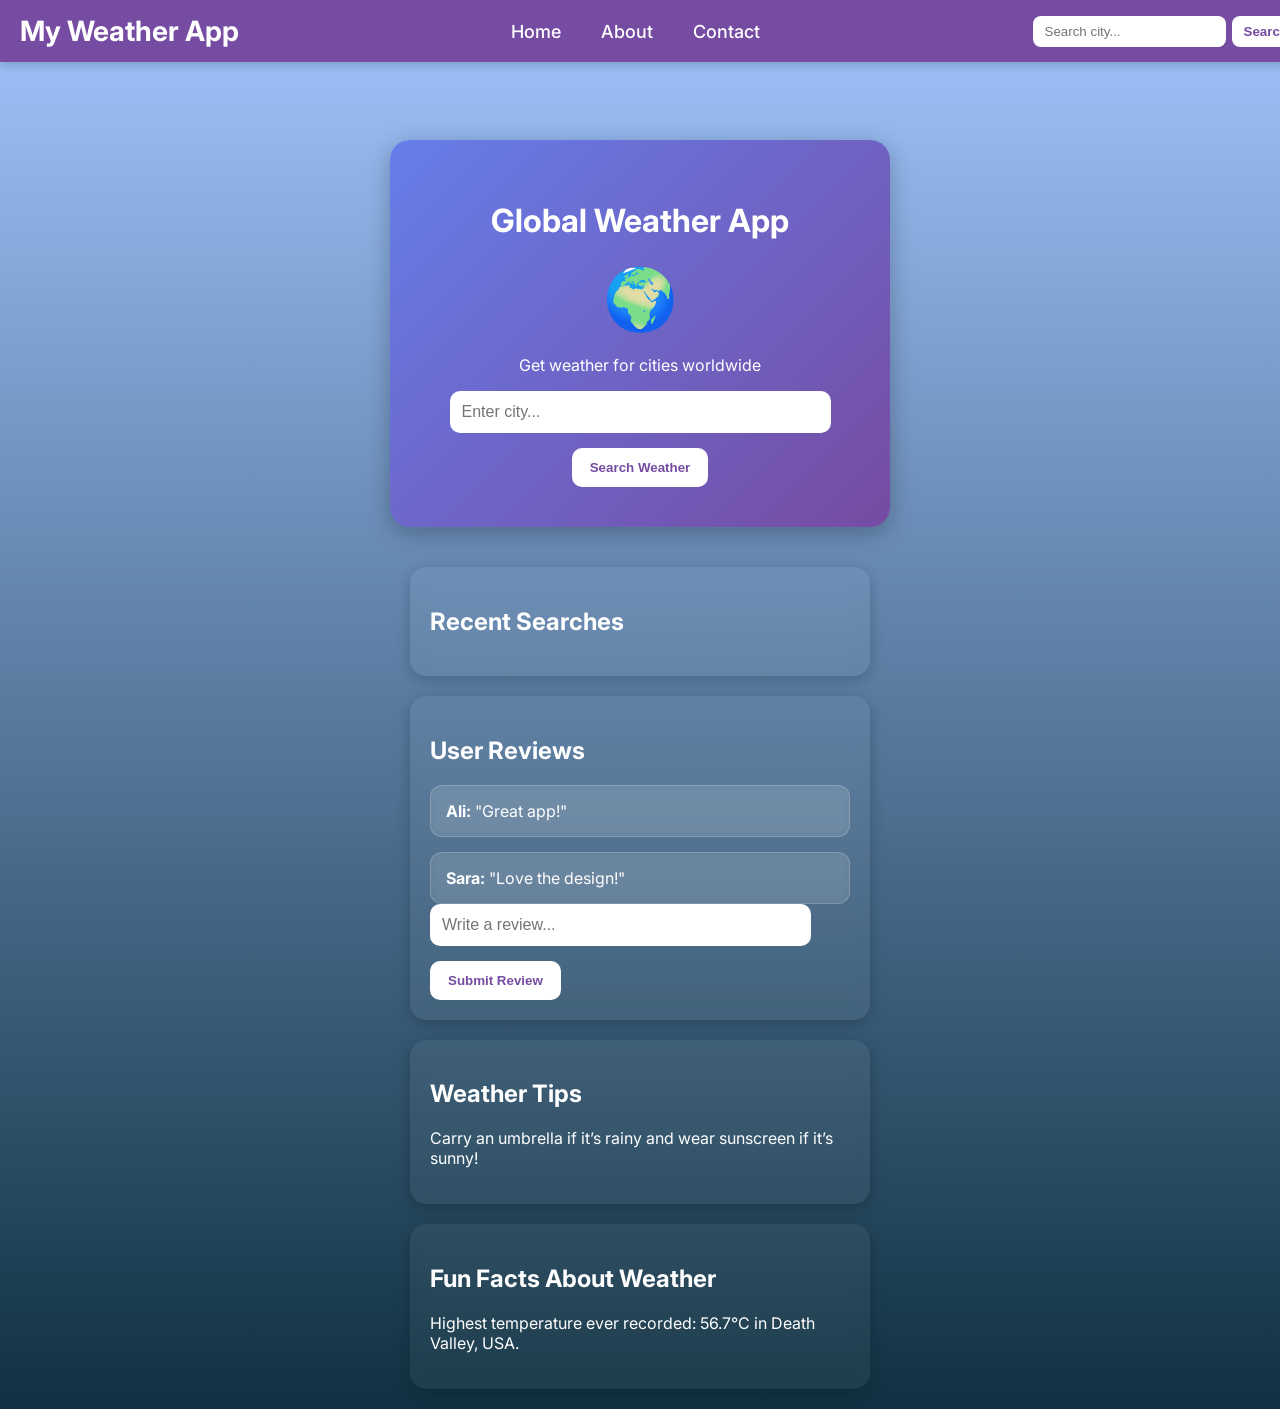
<file: index.html>
<!doctype html>
<html lang="en">
<head>
  <meta charset="utf-8">
  <meta name="viewport" content="width=device-width, initial-scale=1">
  <title>My Weather App</title>

  <link href="https://fonts.googleapis.com/css2?family=Inter:wght@300;400;500;600;700&display=swap" rel="stylesheet">
  <link rel="stylesheet" href="style.css">
</head>
<body>

<!-- Navigation Bar -->
<nav class="navbar">
  <div class="navbar-left">
    <h2 class="navbar-title">My Weather App</h2>
  </div>
  <ul class="nav-links">
    <li><a href="index.html">Home</a></li>
    <li><a href="about.html">About</a></li>
    <li><a href="contact.html">Contact</a></li>
  </ul>
  <div class="navbar-right">
    <input type="text" placeholder="Search city..." id="navSearchInput">
    <button id="navSearchBtn">Search</button>
  </div>
</nav>

<!-- Main Layout: Weather Card + Ad Card -->
<div class="page-wrapper">
  <div class="main-layout">

    <!-- Weather Card -->
    <div class="weather-card">

      <!-- Welcome / Search -->
      <div id="welcomeMessage">
        <h1>Global Weather App</h1>
        <div style="font-size: 60px; margin: 20px 0;">🌍</div>
        <p>Get weather for cities worldwide</p>
        <input type="text" id="cityInput" placeholder="Enter city..." class="search-input"><br>
        <button id="searchBtn">Search Weather</button>
      </div>

      <!-- Loading -->
      <div id="loadingState" style="display: none;">
        <h1>Global Weather App</h1>
        <div class="loading" style="font-size: 40px; margin: 20px 0;">⏳</div>
        <p>Getting weather data...</p>
      </div>

      <!-- Error -->
      <div id="errorState" style="display: none;">
        <h1>City not found</h1>
        <input type="text" id="cityInputError" placeholder="Try another city..." class="search-input"><br>
        <button id="searchBtnError">Search Again</button>
      </div>

      <!-- Weather Data -->
      <div id="weatherData" style="display: none;">
        <h1 id="cityName"></h1>
        <div id="weatherIcon" class="weather-icon"></div>
        <div id="temperature"></div>
        <div id="description"></div>
        <div class="weather-detail"><strong>Wind Speed:</strong> <span id="windSpeed"></span></div>
        <div class="weather-detail"><strong>Humidity:</strong> <span id="humidity"></span></div>
        <div class="weather-detail"><strong>Feels Like:</strong> <span id="feelsLike"></span></div>
        <div class="weather-detail"><strong>Pressure:</strong> <span id="pressure"></span></div>

        <!-- Celsius / Fahrenheit Toggle -->
        <div style="margin: 15px 0;">
          <button id="unitToggleBtn">Show in °F</button>
        </div>

        <input type="text" id="cityInputNew" placeholder="Search another city..." class="search-input"><br>
        <button id="searchBtnNew">New Search</button>
      </div>
    </div>
<!-- Recent Searches Section -->
<div class="section">
  <h2>Recent Searches</h2>
  <div class="recent-searches" id="recentSearchesContainer"></div>
</div>

<!-- Reviews Section -->
<div class="section">
  <h2>User Reviews</h2>
  <div id="reviewSection">
    <div class="weather-detail"><strong>Ali:</strong> "Great app!"</div>
    <div class="weather-detail"><strong>Sara:</strong> "Love the design!"</div>
  </div>
  <input type="text" id="reviewInput" placeholder="Write a review..." class="search-input"><br>
  <button id="addReviewBtn">Submit Review</button>
</div>

<!-- Extra Info Section -->
<div class="section">
  <h2>Weather Tips</h2>
  <p>Carry an umbrella if it’s rainy and wear sunscreen if it’s sunny!</p>
</div>

<div class="section">
  <h2>Fun Facts About Weather</h2>
  <p>Highest temperature ever recorded: 56.7°C in Death Valley, USA.</p>
</div>

<script src="script.js"></script>
</body>
</html>
</file>
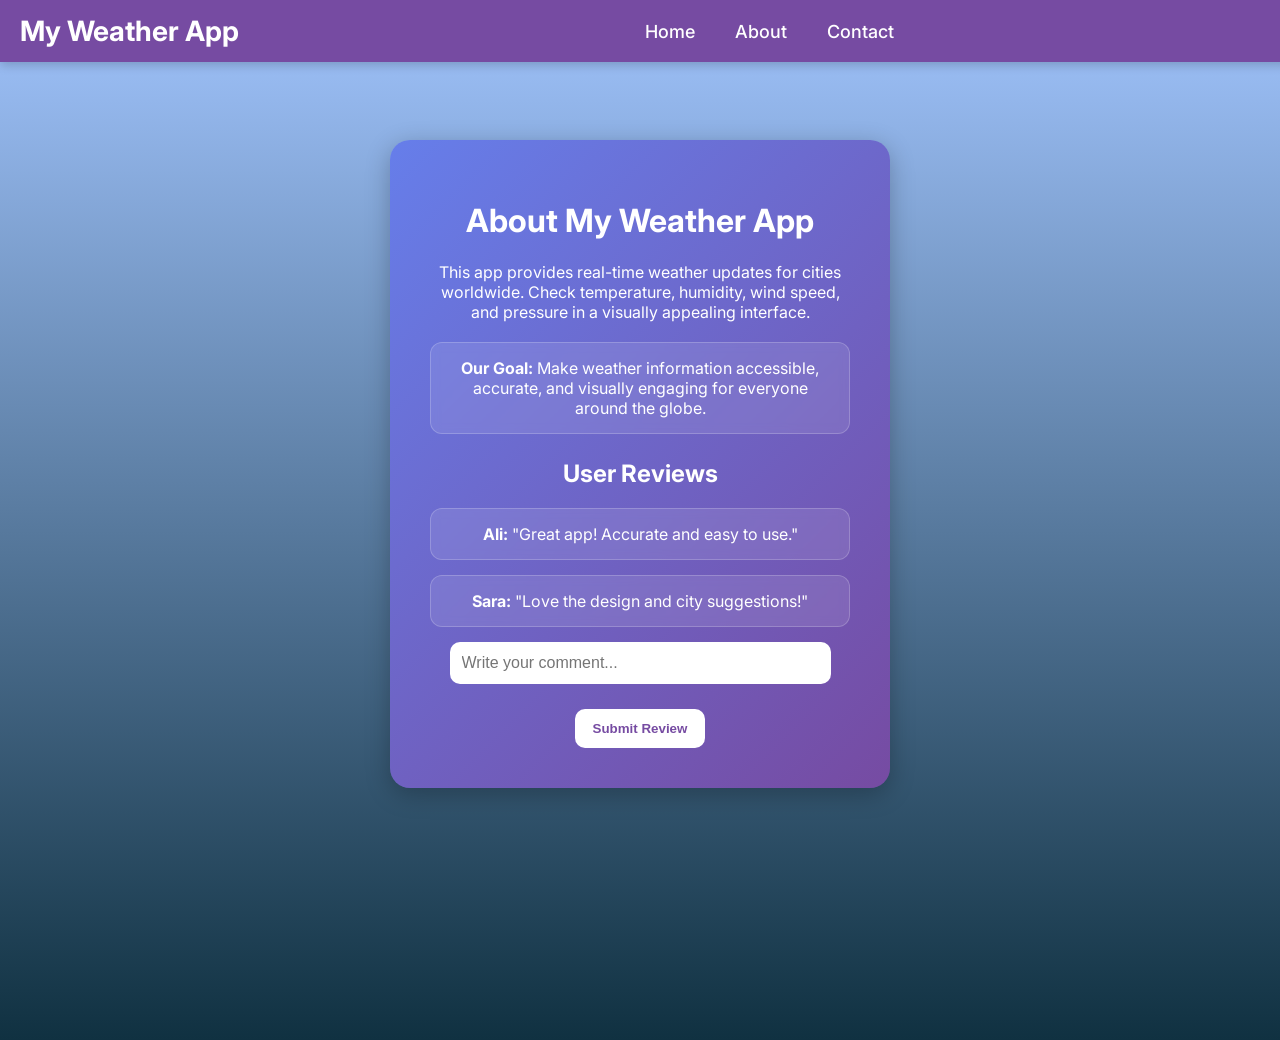
<file: about.html>
<!doctype html>
<html lang="en">
<head>
  <meta charset="utf-8">
  <meta name="viewport" content="width=device-width, initial-scale=1">
  <title>About - My Weather App</title>

  <link href="https://fonts.googleapis.com/css2?family=Inter:wght@300;400;500;600;700&display=swap" rel="stylesheet">
  <link rel="stylesheet" href="style.css">
</head>
<body>

<nav class="navbar">
  <div class="navbar-left">
    <h1 class="navbar-title">My Weather App</h1>
  </div>
  <ul class="nav-links">
    <li><a href="index.html">Home</a></li>
    <li><a href="about.html">About</a></li>
    <li><a href="contact.html">Contact</a></li>
  </ul>
</nav>

<div class="page-wrapper">
  <div class="weather-card">
    <h1>About My Weather App</h1>
    <p>
      This app provides real-time weather updates for cities worldwide.
      Check temperature, humidity, wind speed, and pressure in a visually appealing interface.
    </p>

    <div class="weather-detail" style="margin-top: 20px;">
      <strong>Our Goal:</strong> Make weather information accessible, accurate, and visually engaging for everyone around the globe.
    </div>

    <h2 style="margin-top: 25px;">User Reviews</h2>
    <div id="reviewSection">
      <div class="weather-detail"><strong>Ali:</strong> "Great app! Accurate and easy to use."</div>
      <div class="weather-detail"><strong>Sara:</strong> "Love the design and city suggestions!"</div>
    </div>

    <input type="text" id="reviewInput" placeholder="Write your comment..." class="search-input" style="margin-top:15px;"><br>
    <button id="addReviewBtn" style="margin-top:10px;">Submit Review</button>
  </div>
</div>

<script>
const reviewBtn = document.getElementById('addReviewBtn');
const reviewInput = document.getElementById('reviewInput');
const reviewSection = document.getElementById('reviewSection');

reviewBtn.addEventListener('click', () => {
  if (reviewInput.value.trim() !== '') {
    const div = document.createElement('div');
    div.className = 'weather-detail';
    div.innerHTML = `<strong>User:</strong> ${reviewInput.value}`;
    reviewSection.appendChild(div);
    reviewInput.value = '';
  }
});
</script>

</body>
</html>
</file>
<file: style.css>
body {
  font-family: 'Inter', sans-serif;
  margin: 0;
  padding: 0;
  display: block;
  min-height: 100vh;
  background: linear-gradient(to bottom, #a1c4fd, #103141);
  overflow-x: hidden;
}

.navbar {
  width: 100%;
  background: #764ba2;
  color: white;
  display: flex;
  justify-content: space-between;
  align-items: center;
  padding: 14px 20px;
  position: fixed;
  top: 0;
  box-shadow: 0 3px 10px rgba(0,0,0,0.2);
  z-index: 1000;
}

.navbar-title { font-size:28px; font-weight:700; margin:0; }
.nav-links { list-style:none; display:flex; flex:1; justify-content:center; margin:0; padding:0; }
.nav-links li { margin:0 20px; }
.nav-links li a { text-decoration:none; color:white; font-weight:500; font-size:18px; transition:color 0.3s; }
.nav-links li a:hover { color:#ddd; }
.navbar-right { display:flex; align-items:center; gap:6px; max-width:280px; }
.navbar-right input { padding:8px 12px; border-radius:8px; border:none; outline:none; flex:1; }
.navbar-right button { padding:8px 12px; border:none; border-radius:8px; background:white; color:#764ba2; font-weight:bold; cursor:pointer; }
.navbar-right button:hover { background:#f1f1f1; }

.weather-card {
  margin: 140px auto 40px auto;
  background: linear-gradient(135deg, #667eea, #764ba2);
  backdrop-filter: blur(10px);
  border-radius: 20px;
  padding: 40px;
  width: 420px;
  text-align: center;
  color: white;
  box-shadow:0 6px 25px rgba(0,0,0,0.25);
  transition: background 1s ease;
}

.search-input { width:85%; padding:12px; border-radius:10px; border:none; outline:none; margin-bottom:15px; font-size:16px; }
button { padding:12px 18px; border:none; border-radius:10px; background:white; color:#764ba2; font-weight:bold; cursor:pointer; transition: background 0.3s; }
button:hover { background:#f1f1f1; }

.weather-detail { background: rgba(255,255,255,0.1); backdrop-filter: blur(5px); border:1px solid rgba(255,255,255,0.2); margin-top:15px; padding:15px; border-radius:12px; font-size:16px; }
.weather-icon { font-size:100px; filter:drop-shadow(0 4px 8px rgba(0,0,0,0.2)); transition: transform 0.5s; }
.weather-icon.sunny { animation: rotateSun 6s linear infinite; }
.weather-icon.rainy { animation: dropRain 1s linear infinite; }
.weather-icon.snowy { animation: dropSnow 2s linear infinite; }
.weather-icon.cloudy { animation: floatCloud 4s ease-in-out infinite alternate; }

@keyframes rotateSun { 0% { transform: rotate(0deg); } 100% { transform: rotate(360deg); } }
@keyframes floatCloud { 0% { transform: translateX(0); } 50% { transform: translateX(20px); } 100% { transform: translateX(0); } }
@keyframes dropRain { 0% { transform: translateY(0); opacity:1; } 50% { transform: translateY(10px); opacity:0.6; } 100% { transform: translateY(0); opacity:1; } }
@keyframes dropSnow { 0% { transform: translateY(0); opacity:1; } 50% { transform: translateY(5px); opacity:0.6; } 100% { transform: translateY(0); opacity:1; } }
.loading { animation: pulse 2s infinite; }
@keyframes pulse { 0%,100% { opacity:1; } 50% { opacity:0.5; } }

.section {
  width: 420px;
  margin: 20px auto;
  padding: 20px;
  background: rgba(255,255,255,0.05);
  border-radius: 16px;
  backdrop-filter: blur(8px);
  color: white;
  box-shadow: 0 4px 15px rgba(0,0,0,0.2);
}

.recent-searches { display:flex; gap:8px; flex-wrap:wrap; margin-top:15px; }
.recent-searches button { background: rgba(255,255,255,0.3); border:none; border-radius:6px; padding:6px 10px; cursor:pointer; color:white; font-size:14px; }
.recent-searches button:hover { background:white; color:#764ba2; }
</file>
